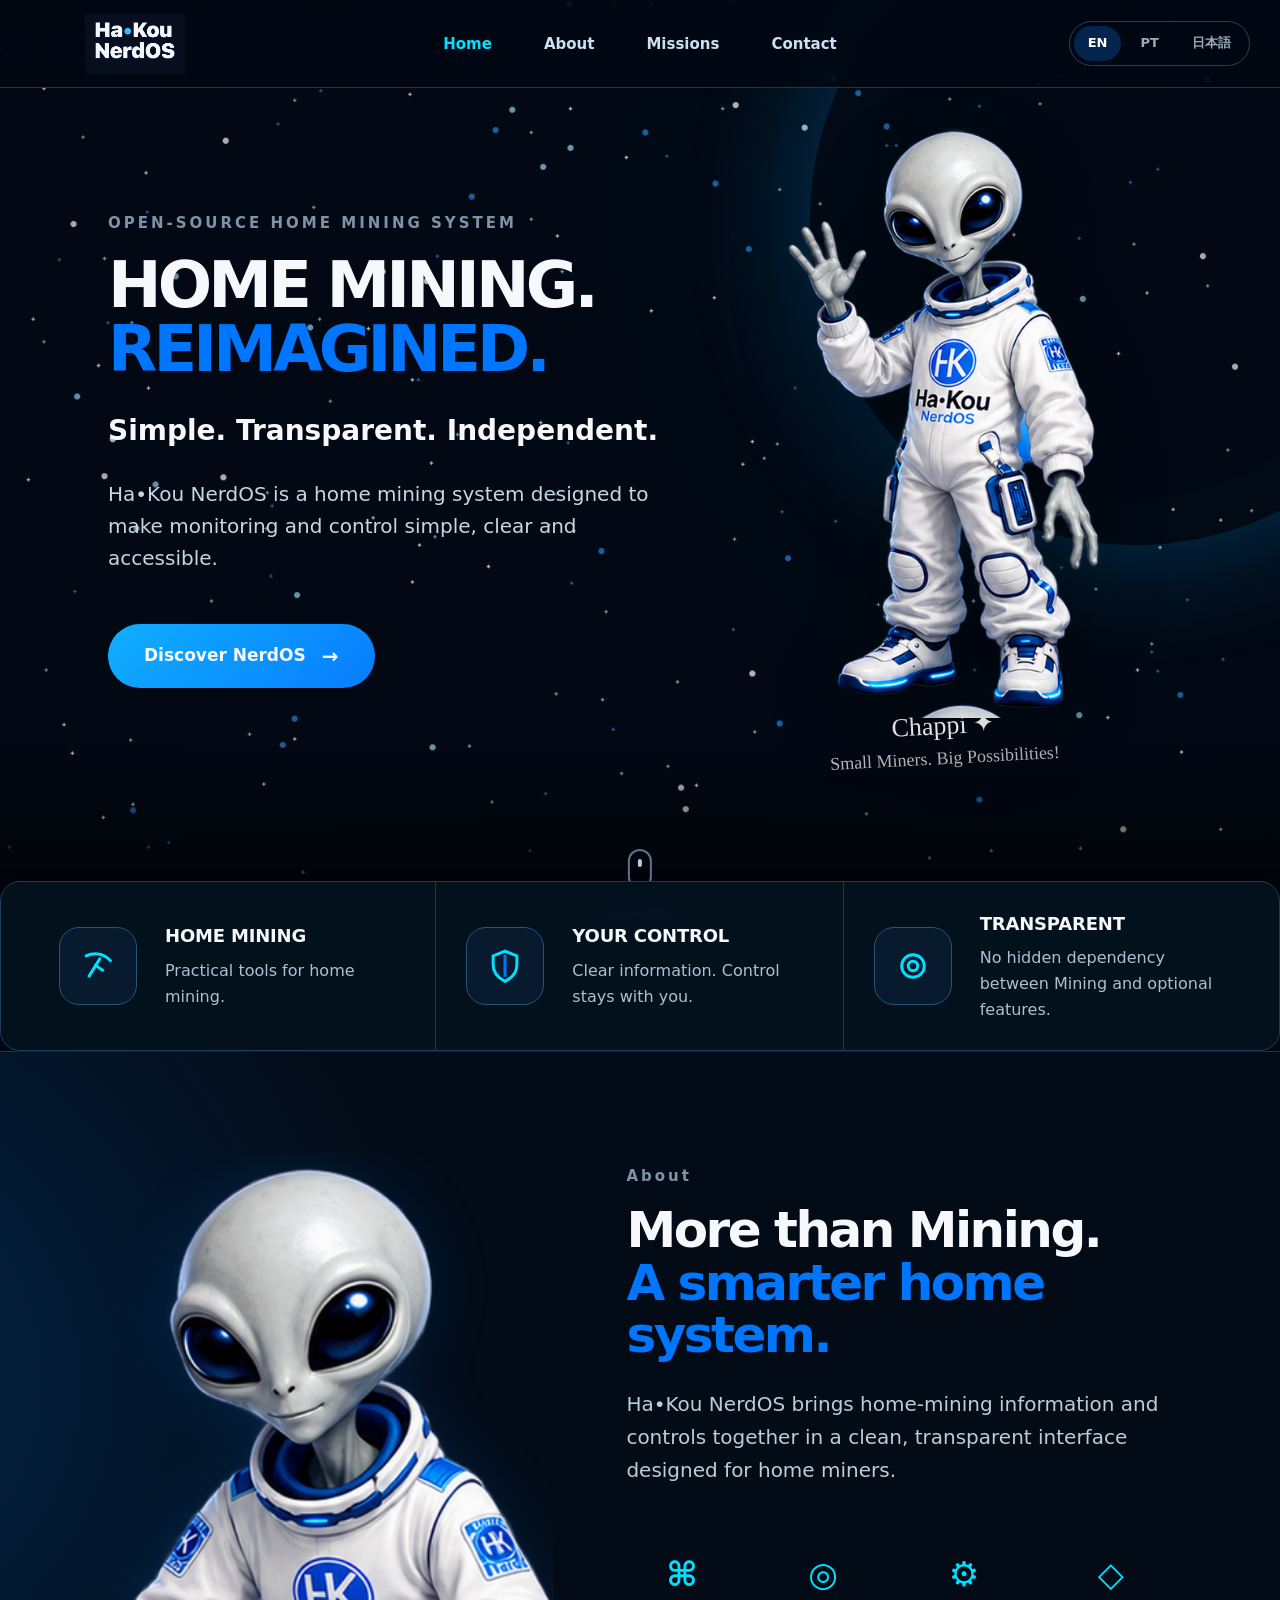
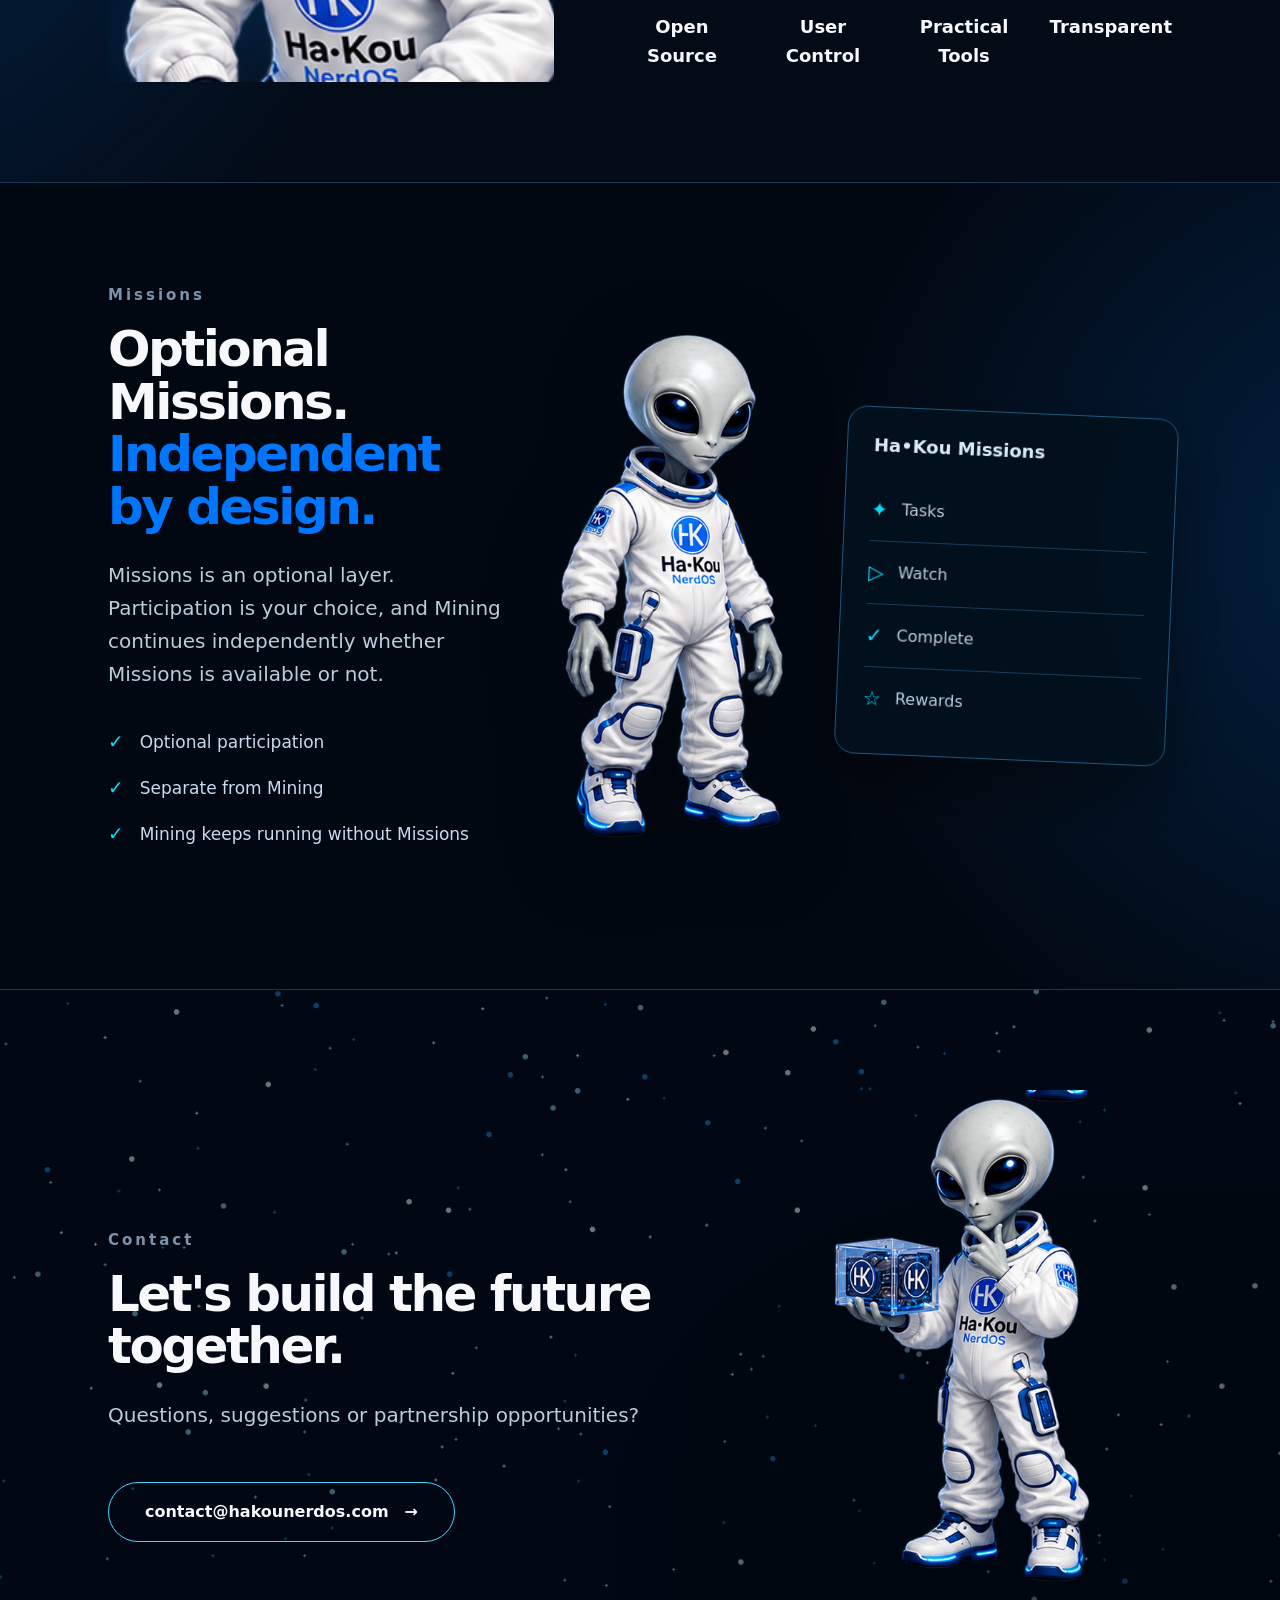
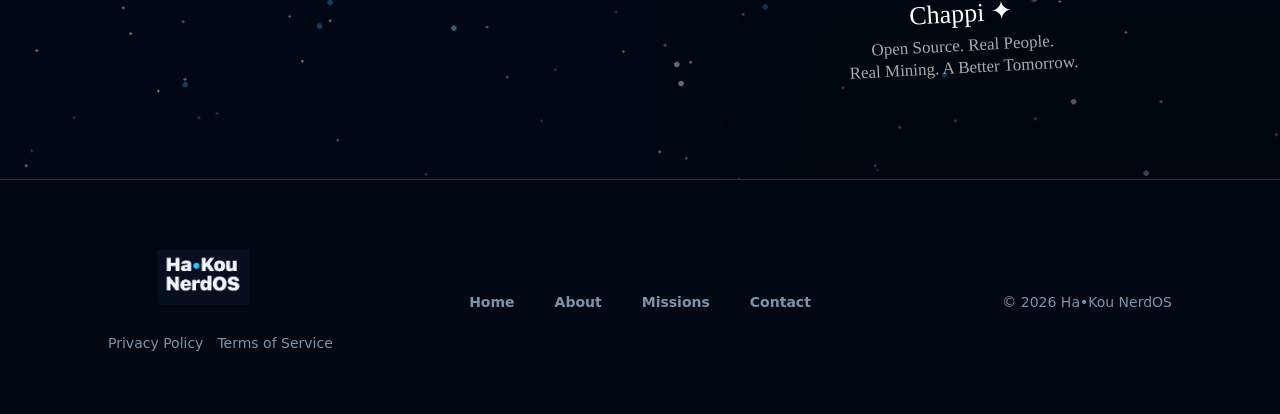
<file: index.html>
<!doctype html>
<html lang="en">
<head>
  <meta charset="utf-8">
  <meta name="viewport" content="width=device-width,initial-scale=1">
  <title>Ha•Kou NerdOS</title>
  <meta name="description" content="Ha•Kou NerdOS — open-source home mining system.">
  <link rel="stylesheet" href="style.css">
</head>
<body>
<header class="site-header">
  <div class="header-inner">
    <a class="brand" href="#home"><img src="assets/logo.png" alt="Ha•Kou NerdOS"></a>
    <nav class="main-nav">
      <a class="active" href="#home" data-i18n="navHome">Home</a>
      <a href="#about" data-i18n="navAbout">About</a>
      <a href="#missions" data-i18n="navMissions">Missions</a>
      <a href="#contact" data-i18n="navContact">Contact</a>
    </nav>
    <div class="languages">
      <button class="active" data-lang="en">EN</button>
      <button data-lang="pt">PT</button>
      <button data-lang="ja">日本語</button>
    </div>

    <button class="mobile-menu-toggle" type="button"
            aria-label="Open menu" aria-expanded="false"
            aria-controls="mobile-menu">
      <span></span><span></span><span></span>
    </button>
  </div>

  <div class="mobile-menu" id="mobile-menu">
    <nav class="mobile-nav">
      <a href="#home" data-i18n="navHome">Home</a>
      <a href="#about" data-i18n="navAbout">About</a>
      <a href="#missions" data-i18n="navMissions">Missions</a>
      <a href="#contact" data-i18n="navContact">Contact</a>
    </nav>
    <div class="mobile-languages">
      <button class="active" data-lang="en">EN</button>
      <button data-lang="pt">PT</button>
      <button data-lang="ja">日本語</button>
    </div>
  </div>
</header>

<main>
<section id="home" class="hero">
  <div class="hero-bg-elements">
    <div class="stars"></div>
    <div class="earth"></div>
    <div class="lunar-ground"></div>
  </div>

  <div class="container hero-wrapper">
    <div class="hero-copy">
      <p class="eyebrow" data-i18n="heroEyebrow">OPEN-SOURCE HOME MINING SYSTEM</p>
      <h1><span data-i18n="heroLine1">HOME MINING.</span><br><strong data-i18n="heroLine2">REIMAGINED.</strong></h1>
      <h2 data-i18n="heroTagline">Simple. Transparent. Independent.</h2>
      <p class="hero-text" data-i18n="heroDescription">Ha•Kou NerdOS is a home mining system designed to make monitoring and control simple, clear and accessible.</p>
      <a class="btn primary-btn" href="#about"><span data-i18n="discover">Discover NerdOS</span><span class="arrow">→</span></a>
    </div>

    <div class="hero-character">
      <div class="mascot-wrapper hero-mascot">
        <img class="chappi-main mascot-img" src="assets/chappi-1.png" alt="Chappi">
        <div class="mascot-caption">
          <span class="name">Chappi <span class="paw">✦</span></span>
          <span class="subtext" data-i18n="signature">Small Miners. Big Possibilities!</span>
        </div>
      </div>
    </div>
  </div>

  <a class="scroll-down" href="#features">
    <span class="scroll-icon"></span>
    <span data-i18n="scrollDown">Scroll Down</span>
  </a>
</section>

<section id="features" class="feature-strip">
  <div class="container feature-strip-inner">
    <article>
      <span class="icon-wrap"><img src="assets/mining.svg" alt=""></span>
      <div><h3 data-i18n="f1Title">HOME MINING</h3><p data-i18n="f1Text">Practical tools for home mining.</p></div>
    </article>
    <article>
      <span class="icon-wrap"><img src="assets/control.svg" alt=""></span>
      <div><h3 data-i18n="f2Title">YOUR CONTROL</h3><p data-i18n="f2Text">Clear information. Control stays with you.</p></div>
    </article>
    <article>
      <span class="icon-wrap"><img src="assets/transparent.svg" alt=""></span>
      <div><h3 data-i18n="f3Title">TRANSPARENT</h3><p data-i18n="f3Text">No hidden dependency between Mining and optional features.</p></div>
    </article>
  </div>
</section>

<section id="about" class="section about-section">
  <div class="container section-grid section-grid--about">
    <div class="section-media about-media">
      <img class="about-chappi" src="assets/chappi-about.png" alt="Chappi">
    </div>

    <div class="section-copy about-copy">
      <p class="section-label" data-i18n="navAbout">ABOUT</p>
      <h2><span data-i18n="aboutTitle1">More than Mining.</span><br><em data-i18n="aboutTitle2">A smarter home system.</em></h2>
      <p data-i18n="aboutText">Ha•Kou NerdOS brings home-mining information and controls together in a clean, transparent interface designed for home miners.</p>

      <div class="grid-principles principles">
        <div><span class="icon">⌘</span><span data-i18n="p1">Open Source</span></div>
        <div><span class="icon">◎</span><span data-i18n="p2">User Control</span></div>
        <div><span class="icon">⚙</span><span data-i18n="p3">Practical Tools</span></div>
        <div><span class="icon">◇</span><span data-i18n="p4">Transparent</span></div>
      </div>
    </div>
  </div>
</section>

<section id="missions" class="section missions-section">
  <div class="container missions-layout">
    <div class="section-copy missions-copy">
      <p class="section-label" data-i18n="navMissions">MISSIONS</p>
      <h2><span data-i18n="missionsTitle1">Optional Missions.</span><br><em data-i18n="missionsTitle2">Independent by design.</em></h2>
      <p data-i18n="missionsText">Missions is an optional layer. Participation is your choice, and Mining continues independently whether Missions is available or not.</p>

      <ul class="check-list">
        <li data-i18n="m1">Optional participation</li>
        <li data-i18n="m2">Separate from Mining</li>
        <li data-i18n="m3">Mining keeps running without Missions</li>
      </ul>
    </div>

    <div class="mascot-wrapper missions-mascot">
      <img class="missions-device mascot-img" src="assets/chappi-3.png" alt="Chappi">
    </div>

    <div class="missions-screen">
      <h3>Ha•Kou Missions</h3>
      <div><b>✦</b><span data-i18n="task">Tasks</span></div>
      <div><b>▷</b><span data-i18n="watch">Watch</span></div>
      <div><b>✓</b><span data-i18n="complete">Complete</span></div>
      <div><b>☆</b><span data-i18n="reward">Rewards</span></div>
    </div>
  </div>
</section>

<section id="contact" class="section contact-section">
  <div class="section-bg-elements"><div class="stars"></div><div class="radio-dish"></div></div>

  <div class="container contact-layout">
    <div class="section-copy contact-copy">
      <p class="section-label" data-i18n="navContact">CONTACT</p>
      <h2 data-i18n="contactTitle">Let's build the future together.</h2>
      <p data-i18n="contactText">Questions, suggestions or partnership opportunities?</p>
      <a class="btn secondary-btn" href="mailto:contact@hakounerdos.com">contact@hakounerdos.com <span class="arrow">→</span></a>
    </div>

    <div class="mascot-wrapper contact-mascot">
      <img class="mascot-img contact-chappi" src="assets/chappi-4.png" alt="Chappi">
      <div class="mascot-caption">
        <span class="name">Chappi <span class="paw">✦</span></span>
        <span class="subtext contact-sub">Open Source. Real People.<br>Real Mining. A Better Tomorrow.</span>
      </div>
    </div>
  </div>
</section>
</main>

<footer class="footer">
  <div class="container footer-inner">
    <div class="footer-brand-links">
      <a class="footer-brand" href="#home"><img src="assets/logo.png" alt="Ha•Kou NerdOS"></a>
      <div class="footer-extra-links"><a href="privacy.html" data-i18n="privacy">Privacy Policy</a><a href="terms.html" data-i18n="terms">Terms of Service</a></div>
    </div>
    <div class="footer-middle">
      <nav class="footer-nav"><a href="#home">Home</a><a href="#about">About</a><a href="#missions">Missions</a><a href="#contact">Contact</a></nav>
    </div>
    <div class="footer-right">© 2026 Ha•Kou NerdOS</div>
  </div>
</footer>

<script src="script.js"></script>
</body>
</html>
</file>
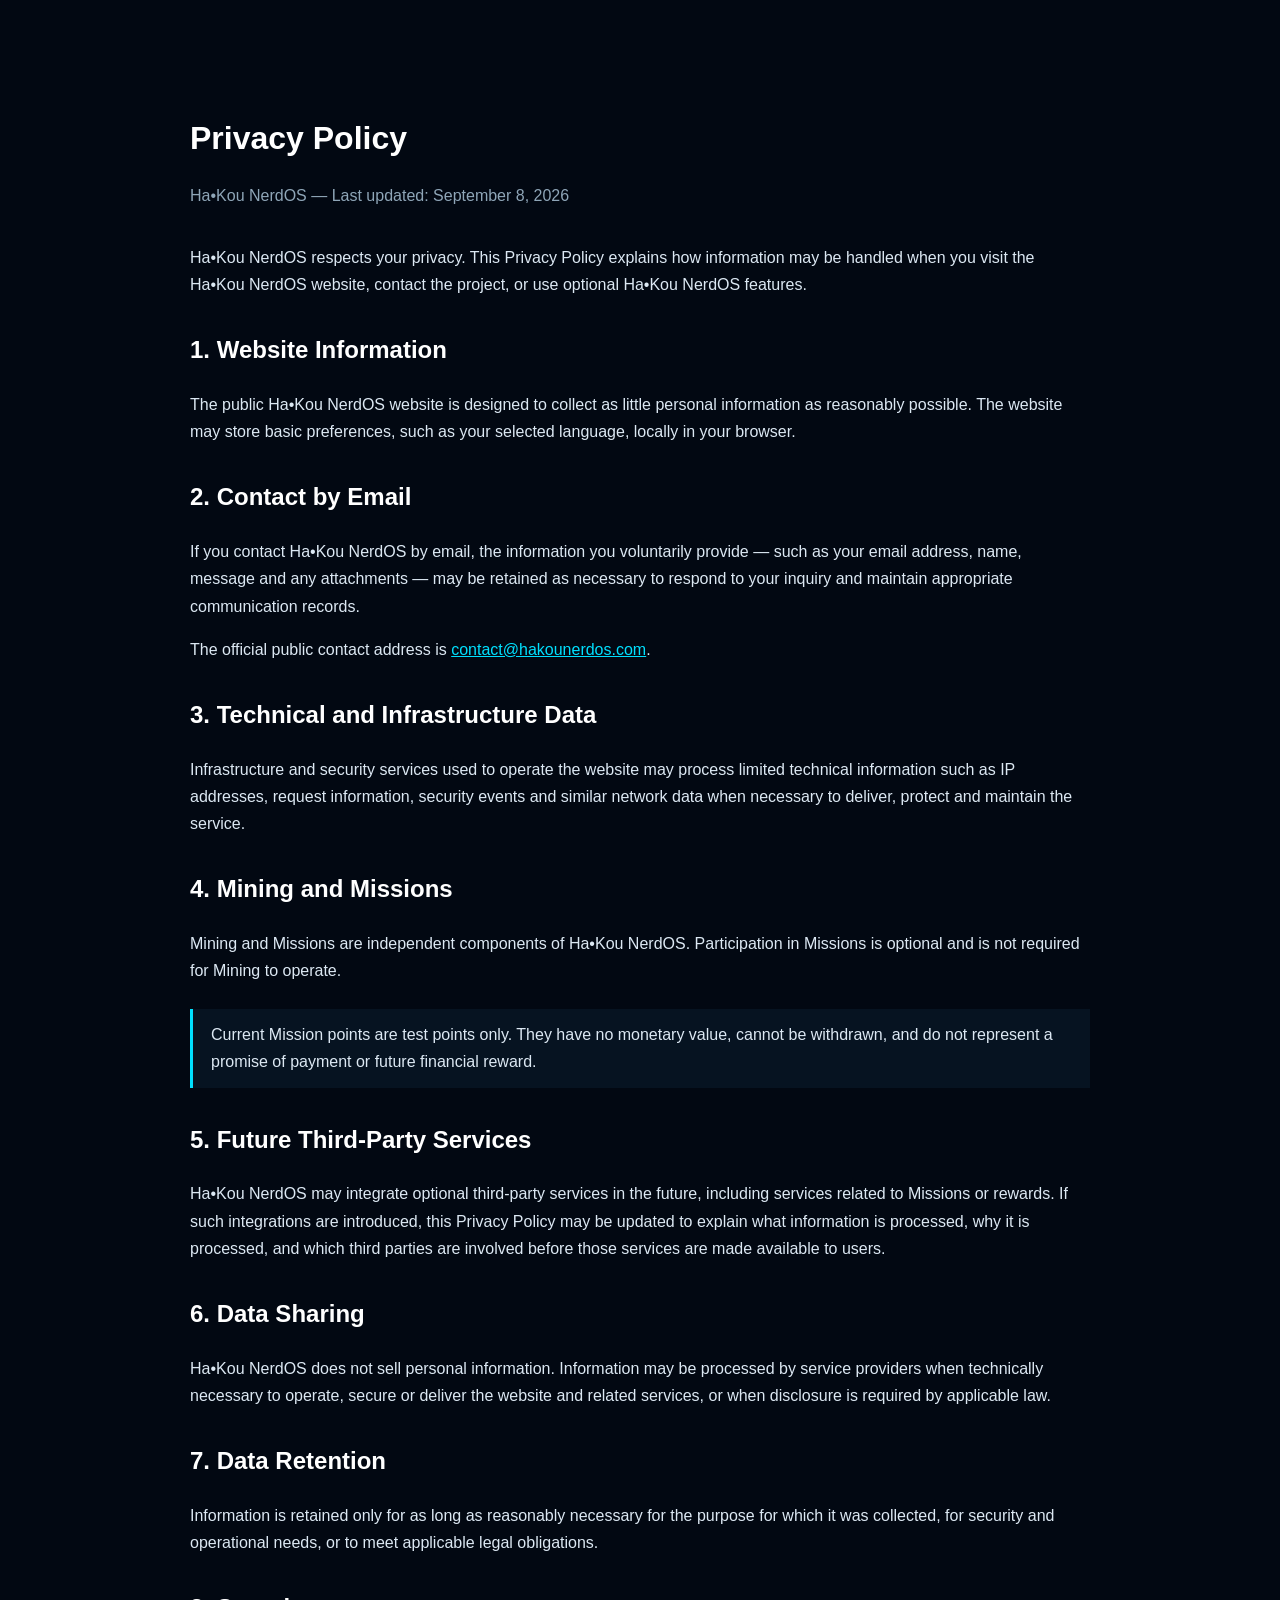
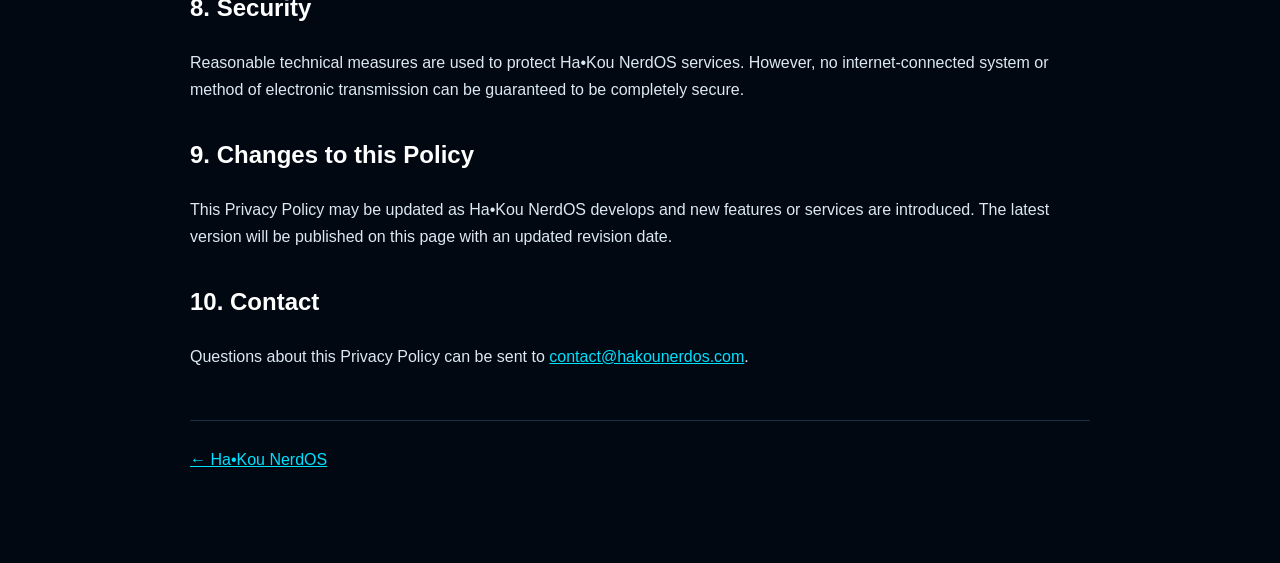
<file: privacy.html>
<!doctype html>
<html lang="en">
<head>
<meta charset="utf-8">
<meta name="viewport" content="width=device-width, initial-scale=1">
<title>Privacy Policy — Ha•Kou NerdOS</title>

<style>
body{
    font:16px "Segoe UI",Arial,sans-serif;
    background:#020812;
    color:#dce8f3;
    max-width:900px;
    margin:60px auto;
    padding:30px;
    line-height:1.7;
}
h1,h2{color:#ffffff}
h1{margin-bottom:8px}
h2{margin-top:32px}
a{color:#00e0ff}
.meta{color:#8fa6b8;margin-bottom:35px}
.notice{
    border-left:3px solid #00e0ff;
    padding:12px 18px;
    background:#061321;
    margin:25px 0;
}
footer{
    margin-top:50px;
    padding-top:25px;
    border-top:1px solid #183044;
    color:#8fa6b8;
}
</style>
</head>

<body>

<h1>Privacy Policy</h1>
<p class="meta">Ha•Kou NerdOS — Last updated: September 8, 2026</p>

<p>
Ha•Kou NerdOS respects your privacy. This Privacy Policy explains how
information may be handled when you visit the Ha•Kou NerdOS website,
contact the project, or use optional Ha•Kou NerdOS features.
</p>

<h2>1. Website Information</h2>

<p>
The public Ha•Kou NerdOS website is designed to collect as little personal
information as reasonably possible. The website may store basic preferences,
such as your selected language, locally in your browser.
</p>

<h2>2. Contact by Email</h2>

<p>
If you contact Ha•Kou NerdOS by email, the information you voluntarily
provide — such as your email address, name, message and any attachments —
may be retained as necessary to respond to your inquiry and maintain
appropriate communication records.
</p>

<p>
The official public contact address is
<a href="mailto:contact@hakounerdos.com">contact@hakounerdos.com</a>.
</p>

<h2>3. Technical and Infrastructure Data</h2>

<p>
Infrastructure and security services used to operate the website may process
limited technical information such as IP addresses, request information,
security events and similar network data when necessary to deliver, protect
and maintain the service.
</p>

<h2>4. Mining and Missions</h2>

<p>
Mining and Missions are independent components of Ha•Kou NerdOS.
Participation in Missions is optional and is not required for Mining to
operate.
</p>

<div class="notice">
Current Mission points are test points only. They have no monetary value,
cannot be withdrawn, and do not represent a promise of payment or future
financial reward.
</div>

<h2>5. Future Third-Party Services</h2>

<p>
Ha•Kou NerdOS may integrate optional third-party services in the future,
including services related to Missions or rewards. If such integrations are
introduced, this Privacy Policy may be updated to explain what information
is processed, why it is processed, and which third parties are involved
before those services are made available to users.
</p>

<h2>6. Data Sharing</h2>

<p>
Ha•Kou NerdOS does not sell personal information. Information may be
processed by service providers when technically necessary to operate,
secure or deliver the website and related services, or when disclosure is
required by applicable law.
</p>

<h2>7. Data Retention</h2>

<p>
Information is retained only for as long as reasonably necessary for the
purpose for which it was collected, for security and operational needs, or
to meet applicable legal obligations.
</p>

<h2>8. Security</h2>

<p>
Reasonable technical measures are used to protect Ha•Kou NerdOS services.
However, no internet-connected system or method of electronic transmission
can be guaranteed to be completely secure.
</p>

<h2>9. Changes to this Policy</h2>

<p>
This Privacy Policy may be updated as Ha•Kou NerdOS develops and new
features or services are introduced. The latest version will be published
on this page with an updated revision date.
</p>

<h2>10. Contact</h2>

<p>
Questions about this Privacy Policy can be sent to
<a href="mailto:contact@hakounerdos.com">contact@hakounerdos.com</a>.
</p>

<footer>
<a href="index.html">← Ha•Kou NerdOS</a>
</footer>

</body>
</html>
</file>
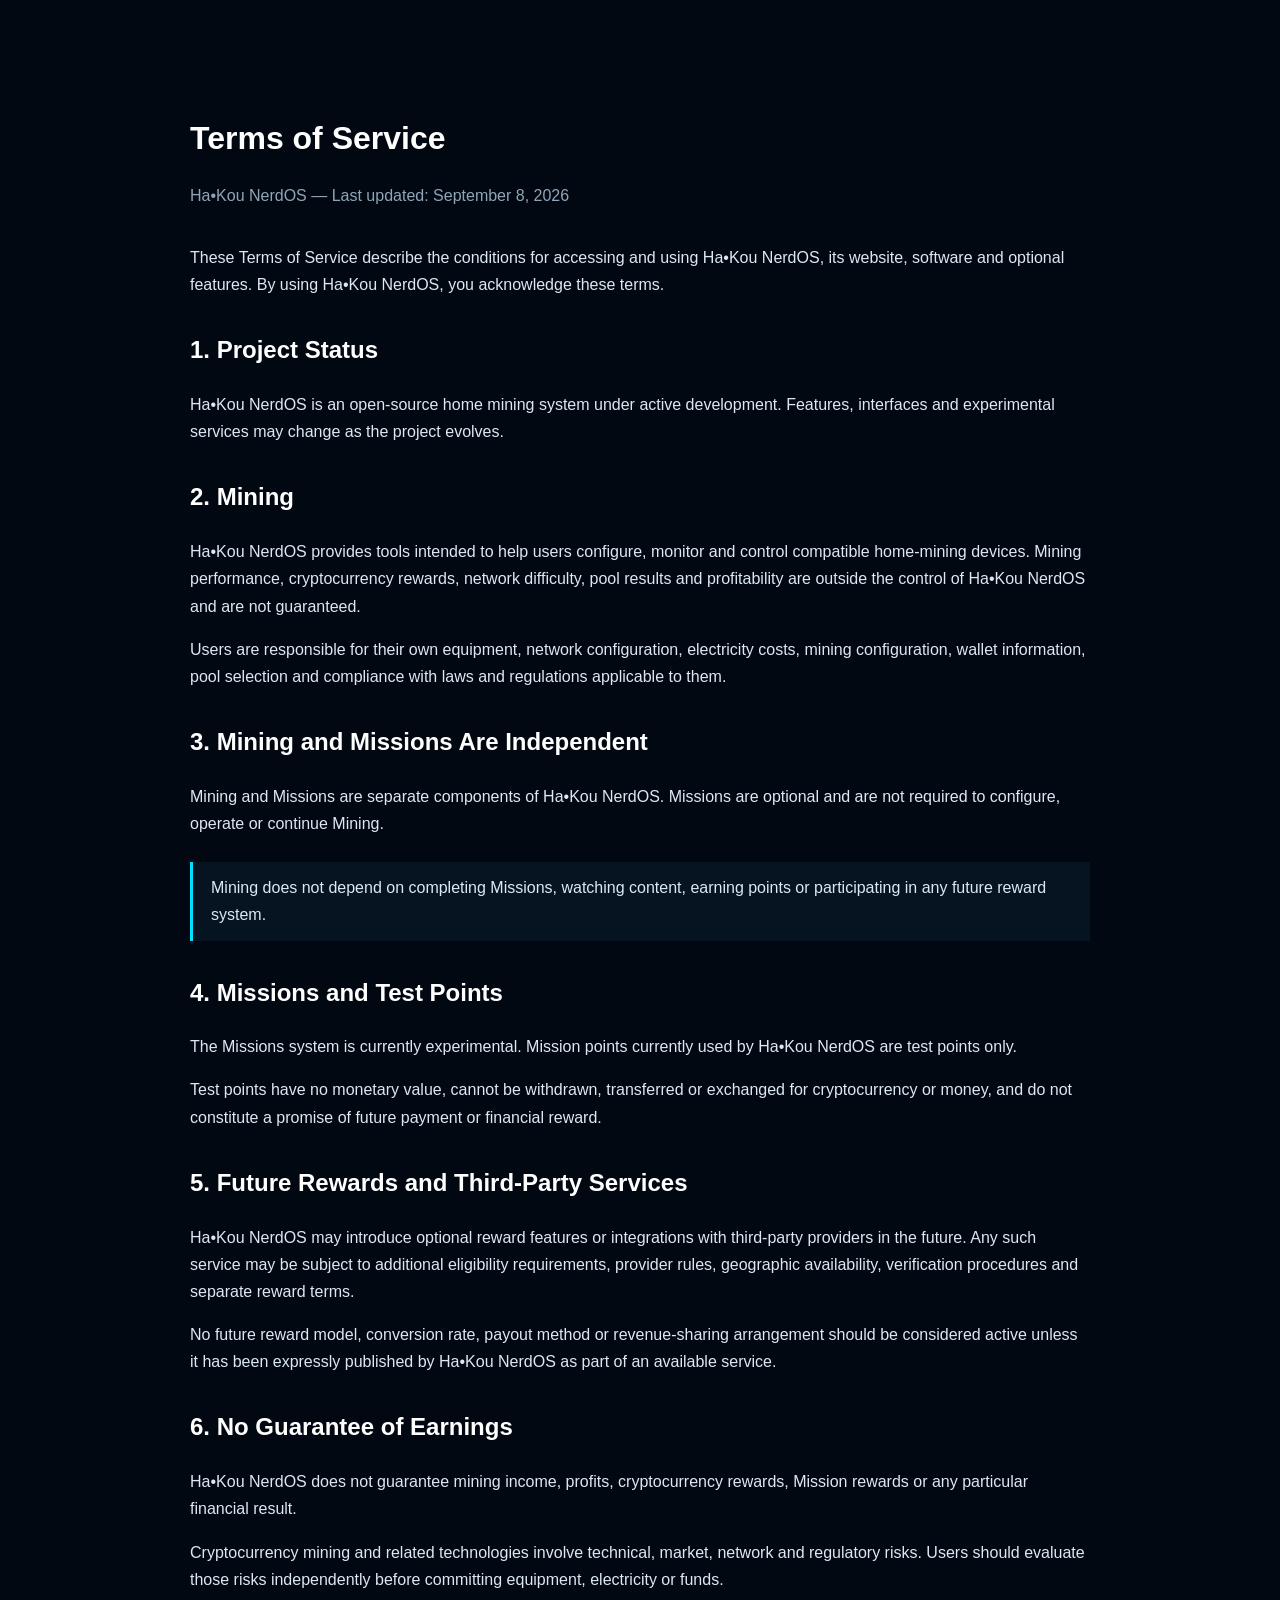
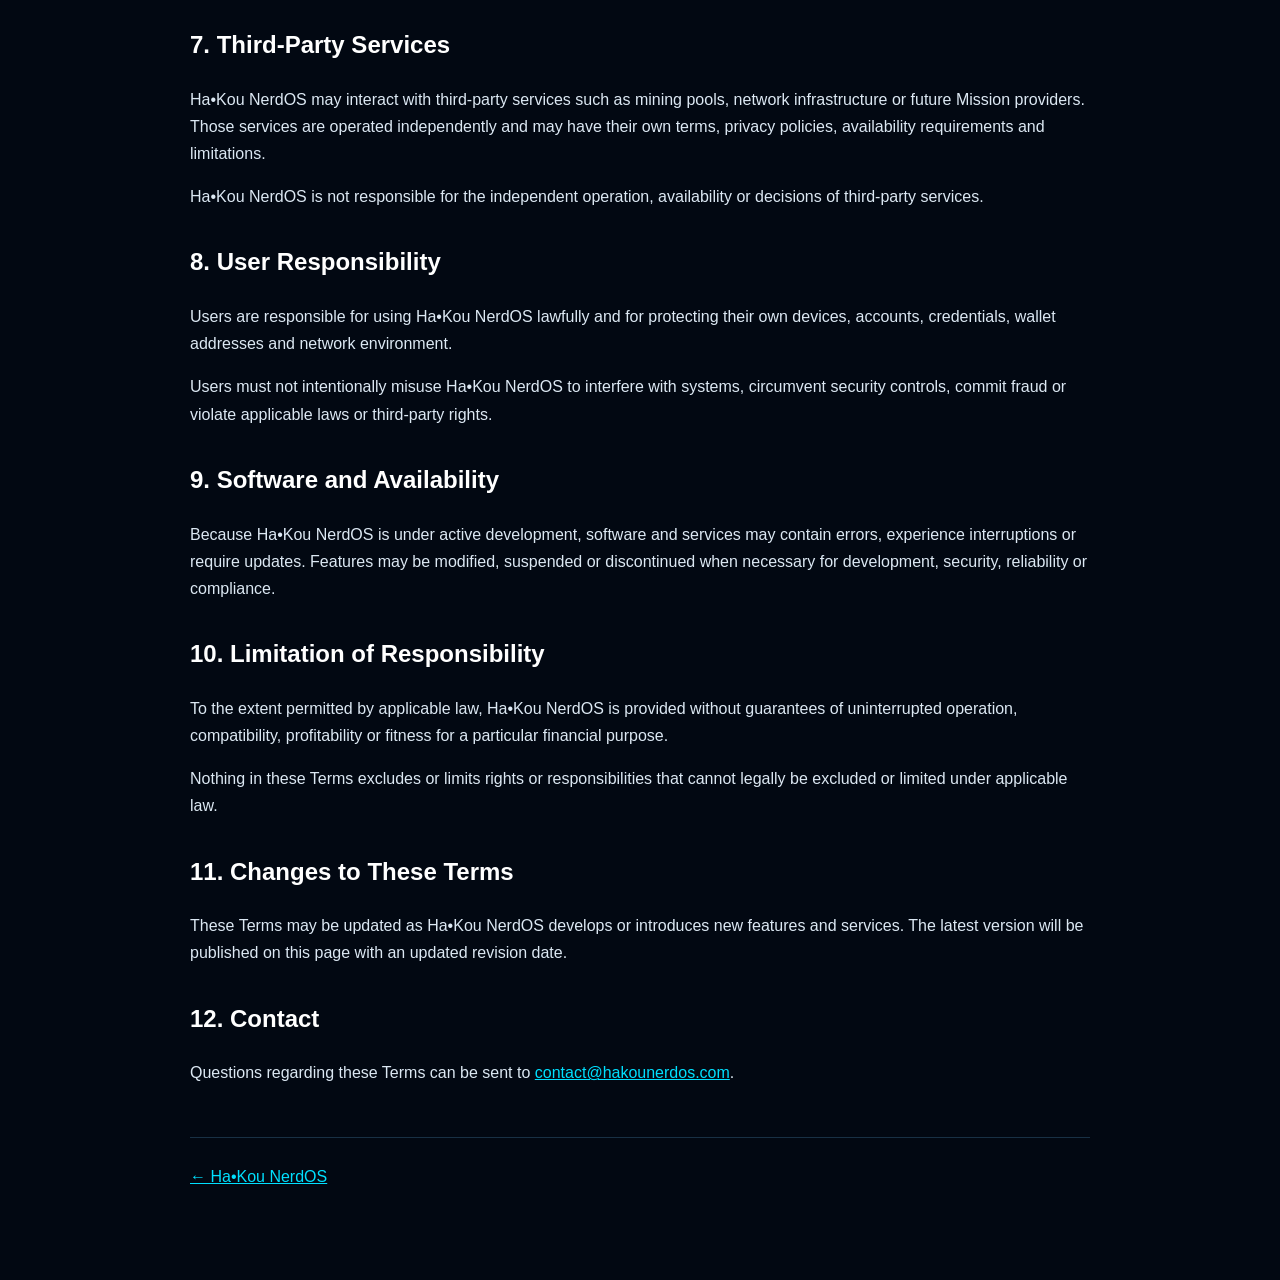
<file: terms.html>
<!doctype html>
<html lang="en">
<head>
<meta charset="utf-8">
<meta name="viewport" content="width=device-width, initial-scale=1">
<title>Terms of Service — Ha•Kou NerdOS</title>

<style>
body{
    font:16px "Segoe UI",Arial,sans-serif;
    background:#020812;
    color:#dce8f3;
    max-width:900px;
    margin:60px auto;
    padding:30px;
    line-height:1.7;
}
h1,h2{color:#ffffff}
h1{margin-bottom:8px}
h2{margin-top:32px}
a{color:#00e0ff}
.meta{color:#8fa6b8;margin-bottom:35px}
.notice{
    border-left:3px solid #00e0ff;
    padding:12px 18px;
    background:#061321;
    margin:25px 0;
}
footer{
    margin-top:50px;
    padding-top:25px;
    border-top:1px solid #183044;
    color:#8fa6b8;
}
</style>
</head>

<body>

<h1>Terms of Service</h1>
<p class="meta">Ha•Kou NerdOS — Last updated: September 8, 2026</p>

<p>
These Terms of Service describe the conditions for accessing and using
Ha•Kou NerdOS, its website, software and optional features. By using
Ha•Kou NerdOS, you acknowledge these terms.
</p>

<h2>1. Project Status</h2>

<p>
Ha•Kou NerdOS is an open-source home mining system under active development.
Features, interfaces and experimental services may change as the project
evolves.
</p>

<h2>2. Mining</h2>

<p>
Ha•Kou NerdOS provides tools intended to help users configure, monitor and
control compatible home-mining devices. Mining performance, cryptocurrency
rewards, network difficulty, pool results and profitability are outside the
control of Ha•Kou NerdOS and are not guaranteed.
</p>

<p>
Users are responsible for their own equipment, network configuration,
electricity costs, mining configuration, wallet information, pool selection
and compliance with laws and regulations applicable to them.
</p>

<h2>3. Mining and Missions Are Independent</h2>

<p>
Mining and Missions are separate components of Ha•Kou NerdOS. Missions are
optional and are not required to configure, operate or continue Mining.
</p>

<div class="notice">
Mining does not depend on completing Missions, watching content, earning
points or participating in any future reward system.
</div>

<h2>4. Missions and Test Points</h2>

<p>
The Missions system is currently experimental. Mission points currently
used by Ha•Kou NerdOS are test points only.
</p>

<p>
Test points have no monetary value, cannot be withdrawn, transferred or
exchanged for cryptocurrency or money, and do not constitute a promise of
future payment or financial reward.
</p>

<h2>5. Future Rewards and Third-Party Services</h2>

<p>
Ha•Kou NerdOS may introduce optional reward features or integrations with
third-party providers in the future. Any such service may be subject to
additional eligibility requirements, provider rules, geographic
availability, verification procedures and separate reward terms.
</p>

<p>
No future reward model, conversion rate, payout method or revenue-sharing
arrangement should be considered active unless it has been expressly
published by Ha•Kou NerdOS as part of an available service.
</p>

<h2>6. No Guarantee of Earnings</h2>

<p>
Ha•Kou NerdOS does not guarantee mining income, profits, cryptocurrency
rewards, Mission rewards or any particular financial result.
</p>

<p>
Cryptocurrency mining and related technologies involve technical, market,
network and regulatory risks. Users should evaluate those risks
independently before committing equipment, electricity or funds.
</p>

<h2>7. Third-Party Services</h2>

<p>
Ha•Kou NerdOS may interact with third-party services such as mining pools,
network infrastructure or future Mission providers. Those services are
operated independently and may have their own terms, privacy policies,
availability requirements and limitations.
</p>

<p>
Ha•Kou NerdOS is not responsible for the independent operation, availability
or decisions of third-party services.
</p>

<h2>8. User Responsibility</h2>

<p>
Users are responsible for using Ha•Kou NerdOS lawfully and for protecting
their own devices, accounts, credentials, wallet addresses and network
environment.
</p>

<p>
Users must not intentionally misuse Ha•Kou NerdOS to interfere with systems,
circumvent security controls, commit fraud or violate applicable laws or
third-party rights.
</p>

<h2>9. Software and Availability</h2>

<p>
Because Ha•Kou NerdOS is under active development, software and services may
contain errors, experience interruptions or require updates. Features may be
modified, suspended or discontinued when necessary for development,
security, reliability or compliance.
</p>

<h2>10. Limitation of Responsibility</h2>

<p>
To the extent permitted by applicable law, Ha•Kou NerdOS is provided without
guarantees of uninterrupted operation, compatibility, profitability or
fitness for a particular financial purpose.
</p>

<p>
Nothing in these Terms excludes or limits rights or responsibilities that
cannot legally be excluded or limited under applicable law.
</p>

<h2>11. Changes to These Terms</h2>

<p>
These Terms may be updated as Ha•Kou NerdOS develops or introduces new
features and services. The latest version will be published on this page
with an updated revision date.
</p>

<h2>12. Contact</h2>

<p>
Questions regarding these Terms can be sent to
<a href="mailto:contact@hakounerdos.com">contact@hakounerdos.com</a>.
</p>

<footer>
<a href="index.html">← Ha•Kou NerdOS</a>
</footer>

</body>
</html>
</file>
<file: style.css>
:root {
  --bg: #020812;
  --bg-section: #030b17;
  --text: #f6f8fb;
  --muted: #8ba0b3;
  --blue: #0076ff;
  --cyan: #00e0ff;
  --line: #1c3653;
  --max: 1600px;
  --max-container: 1400px;
  --head: 100px;
  --blue-grad: linear-gradient(135deg, #10afff, #087cff);
}

* {
  box-sizing: border-box;
}

html {
  scroll-behavior: smooth;
  scroll-padding-top: var(--head);
}

body {
  margin: 0;
  background: var(--bg);
  color: var(--text);
  font-family: 'Inter', system-ui, sans-serif;
  overflow-x: hidden;
  line-height: 1.6;
}

a {
  color: inherit;
  text-decoration: none;
  transition: all 0.2s ease;
}

button {
  font: inherit;
}

.container {
  width: 100%;
  max-width: var(--max-container);
  margin: auto;
  padding: 0 40px;
}

.grid-2 {
  display: grid;
  grid-template-columns: repeat(2, 1fr);
  align-items: center;
  gap: 60px;
}

.muted {
    color: var(--muted);
}

/* Site Header */
.site-header {
  position: fixed;
  z-index: 100;
  inset: 0 0 auto;
  height: var(--head);
  background: rgba(2, 8, 18, 0.85);
  backdrop-filter: blur(20px);
  border-bottom: 1px solid var(--line);
}

.header-inner {
  height: 100%;
  max-width: var(--max);
  margin: auto;
  padding: 0 30px;
  display: grid;
  grid-template-columns: 1fr auto 1fr;
  align-items: center;
}

.brand img {
  display: block;
  width: 210px;
  max-height: 60px;
  object-fit: contain;
}

.main-nav {
  display: flex;
  gap: 52px;
  font-weight: 700;
  font-size: 15px;
}

.main-nav a {
  padding: 10px 0;
  color: #cddff3;
}

.main-nav a:hover,
.main-nav a[href="#home"].active {
  color: var(--cyan);
}

.languages {
  justify-self: end;
  border: 1px solid #24425d;
  border-radius: 999px;
  padding: 4px;
}

.languages button {
  border: 0;
  background: transparent;
  color: #9cabba;
  padding: 7px 14px;
  border-radius: 999px;
  font-weight: 800;
  font-size: 13px;
  cursor: pointer;
  transition: all 0.2s ease;
}

.languages button.active,
.languages button:hover {
  background: rgba(8, 124, 255, 0.25);
  color: #ffffff;
}


/* Mobile navigation */
.mobile-menu-toggle,
.mobile-menu {
  display: none;
}

.mobile-menu-toggle {
  justify-self: end;
  width: 42px;
  height: 42px;
  padding: 9px;
  border: 1px solid #24425d;
  border-radius: 10px;
  background: rgba(5, 16, 29, 0.82);
  cursor: pointer;
}

.mobile-menu-toggle span {
  display: block;
  width: 100%;
  height: 2px;
  margin: 4px 0;
  border-radius: 2px;
  background: #dcecff;
  transition: transform .2s ease, opacity .2s ease;
}

.mobile-menu-toggle[aria-expanded="true"] span:nth-child(1) {
  transform: translateY(6px) rotate(45deg);
}
.mobile-menu-toggle[aria-expanded="true"] span:nth-child(2) {
  opacity: 0;
}
.mobile-menu-toggle[aria-expanded="true"] span:nth-child(3) {
  transform: translateY(-6px) rotate(-45deg);
}

.mobile-menu {
  position: absolute;
  top: 100%;
  left: 0;
  right: 0;
  padding: 14px 24px 18px;
  border-top: 1px solid rgba(71, 116, 153, .28);
  border-bottom: 1px solid rgba(71, 116, 153, .28);
  background: rgba(3, 7, 18, .97);
  backdrop-filter: blur(12px);
  box-shadow: 0 16px 34px rgba(0, 0, 0, .35);
}

.mobile-menu.open {
  display: block;
}

.mobile-nav {
  display: grid;
  gap: 2px;
}

.mobile-nav a {
  display: block;
  padding: 12px 4px;
  color: #d8e8f7;
  font-weight: 700;
  border-bottom: 1px solid rgba(71, 116, 153, .18);
}

.mobile-nav a:hover {
  color: var(--cyan);
}

.mobile-languages {
  display: flex;
  justify-content: center;
  gap: 8px;
  padding-top: 14px;
}

.mobile-languages button {
  border: 1px solid #24425d;
  background: transparent;
  color: #9cabba;
  padding: 7px 14px;
  border-radius: 999px;
  font-weight: 800;
  font-size: 13px;
  cursor: pointer;
}

.mobile-languages button.active,
.mobile-languages button:hover {
  background: rgba(8, 124, 255, .25);
  color: #fff;
}

/* Hero Section */
.hero {
  position: relative;
  min-height: 100vh;
  padding-top: calc(var(--head) + 60px);
  padding-bottom: 160px;
  overflow: hidden;
}

.hero-bg-elements,
.section-bg-elements {
  position: absolute;
  inset: 0;
  z-index: 0;
}

.stars {
  position: absolute;
  inset: 0;
  background: url('assets/stars.png') center/cover;
}

.earth {
  position: absolute;
  z-index: 1;
  width: 1000px;
  height: 1000px;
  right: -250px;
  top: -200px;
  background: url('https://assets.science.nasa.gov/dynamicimage/assets/science/psd/solar/2023/09/3/324350main_11_full-1.jpg?crop=faces%2Cfocalpoint&fit=clip&h=1410&w=1880') center/cover no-repeat;
  filter: drop-shadow(0 0 100px rgba(0, 166, 255, 0.4));
}

.lunar-ground {
  position: absolute;
  z-index: 3;
  left: 0;
  right: 0;
  bottom: 0;
  height: 250px;
  background: linear-gradient(180deg, rgba(2,8,18,0) 0%, rgba(2,8,18,.22) 30%, rgba(2,8,18,.88) 100%), url('https://assets.science.nasa.gov/dynamicimage/assets/science/psd/lunar-science/2023/09/s2-1280.jpg?crop=faces%2Cfocalpoint&fit=clip&h=720&w=1280') center 62%/cover no-repeat;
}

.hero-inner {
  position: relative;
  z-index: 5;
  grid-template-columns: 55% 45%;
}

.eyebrow,
.section-label {
  margin: 0 0 16px;
  font-size: 15px;
  letter-spacing: 0.2em;
  font-weight: 900;
  color: #7d93aa;
}

.hero h1 {
  margin: 18px 0 28px;
  font-size: 78px;
  line-height: 1;
  letter-spacing: -0.06em;
  font-weight: 900;
}

.hero h1 strong {
  color: var(--blue);
}

.hero h2 {
  margin: 0 0 24px;
  font-size: 32px;
  font-weight: 700;
}

.hero-text {
  max-width: 680px;
  color: #c9d5e2;
  font-size: 20px;
}

.btn {
  display: inline-flex;
  align-items: center;
  gap: 16px;
  margin-top: 30px;
  padding: 16px 36px;
  border-radius: 999px;
  font-weight: 900;
  font-size: 17px;
  transition: all 0.2s ease;
}

.primary-btn {
  background: var(--blue-grad);
  border: 0;
}

.primary-btn .arrow {
  font-size: 20px;
}

.btn:hover {
  transform: translateY(-3px);
  filter: brightness(1.1);
}

.hero-character {
  position: relative;
  height: 100%;
  display: flex;
  align-items: center;
  justify-content: center;
}

.chappi-main {
  width: auto;
  height: min(850px, 85vh);
  max-width: 100%;
  object-fit: contain;
  filter: drop-shadow(0 25px 35px rgba(0,0,0,0.4));
}

.signature {
  position: absolute;
  z-index: 6;
  right: -60px;
  top: 50%;
  font-family: 'Segoe Script', cursive;
  font-size: 26px;
  color: white;
  text-shadow: 0 2px 8px rgba(0,0,0,0.6);
  line-height: 1.2;
}

.signature .paw {
  color: #fff;
  font-size: 1.3em;
  vertical-align: middle;
}

.sub-signature {
  font-size: 20px;
  color: rgba(255, 255, 255, 0.7);
  margin-top: 6px;
}

.scroll-down {
  position: absolute;
  z-index: 8;
  bottom: 24px;
  left: 50%;
  transform: translateX(-50%);
  display: flex;
  flex-direction: column;
  align-items: center;
  gap: 12px;
  color: #bacddf;
}

.scroll-icon {
  width: 24px;
  height: 40px;
  border: 2px solid #5a7490;
  border-radius: 999px;
  position: relative;
}

.scroll-icon::after {
  content: '';
  position: absolute;
  top: 8px;
  left: 50%;
  transform: translateX(-50%);
  width: 4px;
  height: 8px;
  background: #bacddf;
  border-radius: 999px;
  animation: scroll-dot 1.5s ease-out infinite;
}

@keyframes scroll-dot {
  0% { transform: translate(-50%, 0); opacity: 0.8; }
  100% { transform: translate(-50%, 15px); opacity: 0.1; }
}

/* Feature Strip */
.feature-strip {
  position: relative;
  z-index: 10;
  margin-top: -80px;
  margin-bottom: 80px;
}

.feature-strip-inner {
    display: grid;
    grid-template-columns: repeat(3, 1fr);
    border: 1px solid #1c3d5e;
    border-radius: 20px;
    overflow: hidden;
    background: rgba(4, 18, 31, 0.96);
    backdrop-filter: blur(10px);
}

.feature-strip article {
  display: flex;
  align-items: center;
  gap: 28px;
  padding: 34px 40px;
  border-right: 1px solid #173b57;
}

.feature-strip article:last-child {
  border: 0;
}

.icon-wrap {
  width: 78px;
  height: 78px;
  flex: 0 0 78px;
  border: 1px solid #28547b;
  border-radius: 20px;
  background: #081a2d;
  display: grid;
  place-items: center;
}

.icon-wrap img {
    width: 38px;
    height: 38px;
}

.feature-strip h3 {
  margin: 0 0 7px;
  font-size: 18px;
  font-weight: 800;
  letter-spacing: -0.01em;
}

.feature-strip p {
  margin: 0;
  color: #afbfd1;
  font-size: 16px;
}

/* Common Section */
.section {
  position: relative;
  min-height: 800px;
  background: var(--bg-section);
  border-top: 1px solid var(--line);
  padding: 140px 0;
  overflow: hidden;
}

.section h2 {
  font-size: 60px;
  line-height: 1.05;
  letter-spacing: -0.05em;
  font-weight: 900;
  margin: 0 0 26px;
}

.section h2 em {
  font-style: normal;
  color: var(--blue);
}

.section-copy > p:not(.section-label) {
  max-width: 780px;
  color: #bacdda;
  font-size: 20px;
  line-height: 1.65;
}

.grid-principles {
    display: grid;
    grid-template-columns: repeat(4, 1fr);
    gap: 30px;
    margin-top: 60px;
}

.grid-principles div {
    text-align: center;
}

.grid-principles div .icon {
    display: block;
    color: var(--cyan);
    font-size: 34px;
    margin-bottom: 12px;
}

.principles span {
  font-weight: 700;
  font-size: 18px;
}

.opacity-low {
    opacity: 0.3;
}

/* About Section */
.about-section {
    background: radial-gradient(circle at -15% 45%, rgba(0, 136, 255, 0.22), transparent 40%), var(--bg-section);
}

.about-chappi-wrap {
    position: absolute;
    left: -80px;
    top: 50%;
    transform: translateY(-50%);
    width: 50%;
    height: 100%;
    display: flex;
    align-items: center;
    justify-content: flex-end;
}

.about-chappi {
    height: min(750px, 85%);
    width: auto;
    object-fit: contain;
    filter: drop-shadow(0 0 30px rgba(0, 140, 255, 0.15));
}

.about-copy {
    padding-left: 50px;
}

/* Missions Section */
.missions-section {
    background: radial-gradient(circle at 110% 45%, rgba(0, 136, 255, 0.2), transparent 40%), var(--bg);
}

.missions-visual-wrap {
    position: absolute;
    right: -120px;
    top: 50%;
    transform: translateY(-50%);
    width: 60%;
    height: 100%;
    display: flex;
    align-items: center;
    justify-content: flex-start;
}

.missions-device {
    height: min(780px, 85%);
    width: auto;
    object-fit: contain;
    filter: drop-shadow(0 20px 40px rgba(0,0,0,0.3));
}

.missions-copy {
    padding-right: 60px;
}

.check-list {
  list-style: none;
  padding: 0;
  margin: 36px 0 40px;
}

.check-list li {
  margin: 16px 0;
  color: #cadbee;
  font-size: 19px;
  display: flex;
  align-items: center;
  gap: 16px;
}

.check-list li::before {
  content: '✓';
  color: var(--cyan);
  font-weight: 900;
  font-size: 1.1em;
}

/* Contact Section */
.contact-section {
  background: var(--bg);
  padding: 160px 0;
}

.contact-section .stars {
    opacity: 0.6;
}

.radio-dish {
  position: absolute;
  right: -100px;
  bottom: -60px;
  width: 650px;
  height: 650px;
  background: linear-gradient(rgba(2,8,18,.18),rgba(2,8,18,.58)), url('https://assets.science.nasa.gov/dynamicimage/assets/science/psd/mars/downloadable_items/3/9/39262_spacecraft-antenna-goldstone-deep-space-complex-pia17792.jpg?crop=faces%2Cfocalpoint&fit=clip&h=3456&w=5184') center/cover no-repeat;
  opacity: 0.4;
}

.contact-copy {
  padding-right: 60px;
}

.secondary-btn {
  background: transparent;
  border: 1px solid #45d7ff;
  font-size: 16px;
}

.secondary-btn:hover {
    background: rgba(0, 224, 255, 0.1);
}

.right-align-sig {
    right: auto;
    left: auto;
    top: auto;
    transform: none;
    position: relative;
    text-align: right;
    display: block;
    margin-top: 100px;
}

/* Footer */
.footer {
  background: var(--bg);
  border-top: 1px solid var(--line);
  padding: 70px 0 60px;
  color: #7d93aa;
  font-size: 14px;
}

.footer-inner {
    display: grid;
    grid-template-columns: repeat(3, 1fr);
    align-items: center;
    gap: 30px;
}

.footer-brand-links {
    display: flex;
    flex-direction: column;
    gap: 20px;
}

.footer-brand img {
  width: 190px;
  max-height: 55px;
  object-fit: contain;
}

.footer-extra-links {
  display: flex;
  gap: 14px;
}

.footer-extra-links a:hover {
    color: #ffffff;
}

.footer-middle {
    text-align: center;
}

.footer-nav {
  display: flex;
  gap: 40px;
  font-weight: 700;
  justify-content: center;
}

.footer-nav a:hover {
  color: var(--blue);
}

.footer-right {
    text-align: right;
}

/* Media Queries for Responsiveness */

@media (max-width: 1280px) {
    --max-container: 1080px;
    --head: 88px;

    .hero h1 { font-size: 64px; }
    .hero h2 { font-size: 28px; }
    .earth { width: 800px; height: 800px; right: -150px; }
    .section h2 { font-size: 50px; }
    .feature-strip article { padding: 28px 30px; }
    .check-list li { font-size: 17px; }
}

@media (max-width: 1024px) {
    .container { padding: 0 30px; }
    .grid-2 { gap: 40px; }
    .hero-bg-elements { position: relative; height: 60vh; width: 100%; top: 0; left: 0; display: none;}
    .hero { min-height: auto; padding-top: var(--head); padding-bottom: 60px; }
    .hero-inner { grid-template-columns: 1fr; text-align: center; }
    .hero-copy { padding-bottom: 0; display: flex; flex-direction: column; align-items: center;}
    .hero-text { max-width: 580px; font-size: 18px; margin-left: auto; margin-right: auto;}
    .hero-character { min-height: 400px; margin-top: 50px; }
    .chappi-main { height: 400px; }
    .signature { top: auto; bottom: 0; right: 0; left: 0; font-size: 20px; transform: rotate(-5deg); padding: 20px;}
    .signature p { color: white !important;}
    .scroll-down { display: none; }

    .feature-strip { margin-top: 20px; }
    .feature-strip-inner { grid-template-columns: 1fr; border-radius: 12px;}
    .feature-strip article { border-right: 0; border-bottom: 1px solid #173b57; }

    .grid-principles { grid-template-columns: repeat(2, 1fr); gap: 20px; }
    .about-chappi-wrap { display: none; }
    .about-copy { padding-left: 0; }
    .empty-col { display: none; }

    .reverse-on-mobile { direction: rtl; }
    .reverse-on-mobile .section-copy { direction: ltr; }

    .missions-visual-wrap { display: none; }
    .missions-copy { padding-right: 0; }

    .radio-dish { display: none; }
    .contact-copy { padding-right: 0; text-align: center; align-items: center;}
    .contact-copy .secondary-btn { margin-left: auto; margin-right: auto;}
    .right-align-sig { text-align: center; margin-top: 50px; margin-left: auto; margin-right: auto;}
    .contact-section { padding-bottom: 100px; }
    .footer-inner { grid-template-columns: 1fr; text-align: center;}
    .footer-brand-links, .footer-extra-links, .footer-nav { justify-content: center; align-items: center;}
    .footer-brand img { margin: 0 auto; }
    .footer-extra-links { margin-top: 10px; }
    .footer-right { text-align: center; }

}

@media (max-width: 768px) {
    --head: 70px;
    .brand img { width: 170px; }
    .header-inner {
      grid-template-columns: 1fr auto;
      padding: 0 18px;
    }
    .main-nav, .languages { display: none; }
    .mobile-menu-toggle { display: block; }

    .hero h1 { font-size: 48px; }
    .hero h2 { font-size: 24px; }
    .hero-text { font-size: 16px; }
    .section h2 { font-size: 38px; }
    .section h2 br { display: none; }
    .icon-wrap { width: 60px; height: 60px; flex: 0 0 60px;}
    .icon-wrap img { width: 28px; height: 28px; }
    .feature-strip h3 { font-size: 16px; }
    .feature-strip p { font-size: 14px; }
}

/* V4 integration fixes */
@media (max-width: 1280px) {
  :root { --max-container: 1080px; --head: 88px; }
}
@media (max-width: 768px) {
  :root { --head: 70px; }
}

.hero::after{
  content:"";
  position:absolute;
  inset:0;
  z-index:2;
  pointer-events:none;
  background:linear-gradient(90deg,rgba(2,8,18,.08) 0%,rgba(2,8,18,0) 48%,rgba(2,8,18,.08) 100%);
}

.earth{
  border-radius:50%;
  overflow:hidden;
  box-shadow:0 0 120px rgba(0,166,255,.32);
}

.lunar-ground{
  filter:saturate(.72) brightness(.58) contrast(1.08) hue-rotate(175deg);
  mask-image:linear-gradient(to bottom,transparent 0%,#000 18%,#000 100%);
  -webkit-mask-image:linear-gradient(to bottom,transparent 0%,#000 18%,#000 100%);
}

.hero-character{z-index:6}
.chappi-main,.about-chappi,.missions-device{position:relative;z-index:6}

.about-section{
  min-height:760px;
}
.about-chappi-wrap{
  width:48%;
  left:-30px;
  overflow:hidden;
}
.about-chappi{
  height:min(790px,94%);
  transform:translateY(45px);
}
.about-section .section-copy{
  position:relative;
  z-index:5;
}

.missions-section{
  min-height:760px;
}
.missions-visual-wrap{
  width:54%;
  right:-30px;
}
.missions-device{
  height:min(690px,82%);
}
.missions-screen{
  position:absolute;
  z-index:7;
  right:8%;
  top:50%;
  transform:translateY(-50%) rotate(4deg);
  width:min(460px,33vw);
  padding:28px 30px;
  border:1px solid #1d577f;
  border-radius:20px;
  background:rgba(2,16,29,.9);
  box-shadow:0 28px 70px rgba(0,0,0,.48);
  backdrop-filter:blur(10px);
}
.missions-screen h3{
  margin:0 0 18px;
  font-size:18px;
  color:#d9e9f8;
}
.missions-screen div{
  display:flex;
  align-items:center;
  gap:14px;
  padding:15px 0;
  border-top:1px solid #163c59;
  color:#b9cbe0;
}
.missions-screen div:first-of-type{border-top:0}
.missions-screen b{color:var(--cyan);font-size:20px}

.contact-section{
  min-height:700px;
  overflow:hidden;
}
.radio-dish{
  width:760px;
  height:620px;
  right:-90px;
  bottom:-30px;
  opacity:.46;
  border-radius:55% 0 0 0;
  filter:saturate(.55) brightness(.5) contrast(1.08) hue-rotate(175deg);
  mask-image:linear-gradient(90deg,transparent 0%,#000 28%,#000 100%);
  -webkit-mask-image:linear-gradient(90deg,transparent 0%,#000 28%,#000 100%);
}

.signature{
  font-family:"Segoe Script","Brush Script MT",cursive;
}

@media (max-width:1024px){
  .earth{display:none}
  .hero-bg-elements{display:block;height:auto;position:absolute}
  .stars{display:block}
  .lunar-ground{display:block;height:180px}
  .missions-screen{display:none}
}


/* =========================================================
   V5 STRUCTURAL LAYOUT FIX
   Central container + Grid/Flex flow for all foreground media
   ========================================================= */

.container{
  width:100%;
  max-width:1280px;
  margin:0 auto;
  padding-left:32px;
  padding-right:32px;
}

/* HERO: text and Chappi are now in normal grid flow.
   Only decorative background layers stay absolute. */
.hero{
  min-height:780px;
  padding-top:calc(var(--head) + 40px);
  padding-bottom:180px;
}

.hero-wrapper{
  position:relative;
  z-index:5;
  min-height:620px;
  display:grid;
  grid-template-columns:minmax(0,1.05fr) minmax(340px,.95fr);
  gap:56px;
  align-items:center;
}

.hero-copy{
  min-width:0;
}

.hero-character{
  position:relative;
  min-width:0;
  height:auto;
  display:flex;
  align-items:flex-end;
  justify-content:center;
}

.chappi-main{
  display:block;
  width:min(100%,500px);
  height:auto;
  max-height:610px;
  object-fit:contain;
}

.signature{
  right:0;
  top:auto;
  bottom:80px;
  max-width:230px;
  font-size:24px;
}

.earth{
  width:min(760px,52vw);
  height:min(760px,52vw);
  right:-110px;
  top:-105px;
}

.lunar-ground{
  height:210px;
}

/* Keep the feature strip centered at every zoom */
.feature-strip{
  margin-top:-70px;
  margin-bottom:0;
}

.feature-strip .container{
  max-width:1280px;
}

/* COMMON CONTENT SECTIONS */
.section{
  min-height:680px;
  padding:100px 0;
}

.section-grid{
  display:grid;
  align-items:center;
  gap:72px;
}

.section-grid--about{
  grid-template-columns:minmax(360px,.9fr) minmax(0,1.1fr);
}

.section-grid--missions{
  grid-template-columns:minmax(0,1fr) minmax(420px,1fr);
}

.section-media{
  position:relative;
  min-width:0;
  display:flex;
  align-items:center;
  justify-content:center;
}

.about-media{
  align-self:stretch;
  overflow:hidden;
  justify-content:flex-start;
}

.about-chappi{
  position:relative;
  display:block;
  width:min(100%,560px);
  height:auto;
  max-height:660px;
  object-fit:contain;
  object-position:center bottom;
  transform:none;
}

.about-copy,
.missions-copy{
  padding:0;
}

/* Missions: Chappi + panel are bound to the same grid cell.
   No viewport-level absolute positioning. */
.missions-media{
  min-height:540px;
  justify-content:flex-start;
}

.missions-device{
  position:relative;
  z-index:2;
  display:block;
  width:min(100%,420px);
  height:auto;
  max-height:570px;
  object-fit:contain;
}

.missions-screen{
  position:absolute;
  z-index:3;
  width:min(410px,80%);
  right:0;
  top:50%;
  transform:translateY(-42%) rotate(3deg);
  padding:24px 26px;
}

/* Contact remains a normal centered two-column section.
   Dish is decorative background only. */
.contact-section .container{
  position:relative;
  z-index:4;
}

.contact-copy{
  padding-right:0;
}

/* --------- RESPONSIVE --------- */
@media (max-width:1280px){
  .container{max-width:1120px;padding-left:28px;padding-right:28px}
  .hero-wrapper{grid-template-columns:minmax(0,1fr) minmax(320px,.8fr);gap:36px}
  .hero h1{font-size:64px}
  .earth{width:650px;height:650px;right:-180px}
  .signature{right:-5px;bottom:70px;font-size:21px}
}

@media (max-width:1024px){
  .container{max-width:920px}
  .hero-wrapper{
    grid-template-columns:1fr;
    gap:28px;
    text-align:center;
  }
  .hero-copy{
    display:flex;
    flex-direction:column;
    align-items:center;
  }
  .hero-character{min-height:460px}
  .chappi-main{max-height:470px;width:auto;max-width:100%}
  .signature{
    position:absolute;
    left:50%;
    right:auto;
    bottom:16px;
    transform:translateX(-50%);
    max-width:none;
    width:100%;
  }
  .earth{
    display:block;
    width:680px;height:680px;
    right:50%;top:450px;
    transform:translateX(64%);
    opacity:.6;
  }
  .lunar-ground{height:170px}

  .section-grid--about,
  .section-grid--missions{
    grid-template-columns:1fr;
    gap:42px;
  }
  .about-media{
    max-height:440px;
    justify-content:center;
  }
  .about-chappi{max-height:520px;width:auto;max-width:100%}
  .missions-media{min-height:520px}
  .missions-device{max-height:500px}
  .missions-screen{width:min(400px,72%)}
}

@media (max-width:768px){
  .container{padding-left:20px;padding-right:20px}
  .hero{min-height:auto;padding-top:calc(var(--head) + 36px);padding-bottom:150px}
  .hero h1{font-size:48px}
  .hero h2{font-size:24px}
  .hero-text{font-size:16px}
  .hero-character{min-height:390px}
  .chappi-main{max-height:400px}
  .earth{width:560px;height:560px;top:430px;opacity:.48}
  .feature-strip{margin-top:-40px}
  .section{min-height:auto;padding:76px 0}
  .section h2{font-size:38px}
  .section-grid{gap:30px}
  .about-media{max-height:360px}
  .about-chappi{max-height:430px}
  .missions-media{min-height:430px}
  .missions-device{max-height:420px}
  .missions-screen{
    width:min(330px,74%);
    padding:18px 20px;
    right:0;
  }
}


/* =========================================================
   V5.1 — composition corrections
   1) Hero signature no longer sits on top of Chappi
   2) Missions panel no longer covers Chappi
   3) Contact signature gets its missing supporting line
   ========================================================= */

/* HOME */
.hero-character{
  padding-right:150px;
}

.hero-character .signature{
  right:0;
  bottom:105px;
  top:auto;
  width:220px;
  max-width:220px;
  text-align:left;
  line-height:1.18;
  transform:rotate(-4deg);
  pointer-events:none;
}

.hero-character .sub-signature{
  margin-top:8px;
  font-size:17px;
  line-height:1.25;
}

/* MISSIONS */
.missions-media{
  display:grid;
  grid-template-columns:minmax(250px, .9fr) minmax(300px, 1.1fr);
  gap:24px;
  align-items:center;
  justify-content:stretch;
}

.missions-device{
  justify-self:end;
  width:min(100%,360px);
  max-height:520px;
}

.missions-screen{
  position:relative;
  right:auto;
  top:auto;
  transform:rotate(3deg);
  width:100%;
  max-width:400px;
  justify-self:start;
}

/* CONTACT */
.right-align-sig{
  position:relative;
  margin-top:0;
  text-align:right;
  font-size:28px;
  color:#fff;
}

.contact-sub{
  margin-top:12px;
  color:rgba(255,255,255,.62);
  font-size:18px;
  line-height:1.45;
}

/* Mid-size screens */
@media (max-width:1280px){
  .hero-character{padding-right:110px}
  .hero-character .signature{
    width:185px;
    max-width:185px;
    font-size:20px;
    bottom:90px;
  }
  .hero-character .sub-signature{font-size:15px}
  .missions-media{
    grid-template-columns:minmax(220px,.9fr) minmax(260px,1.1fr);
    gap:18px;
  }
  .missions-device{max-height:470px}
  .missions-screen{max-width:350px}
}

/* Tablet / mobile: stack cleanly instead of overlapping */
@media (max-width:1024px){
  .hero-character{
    padding-right:0;
    padding-bottom:74px;
  }
  .hero-character .signature{
    left:50%;
    right:auto;
    bottom:10px;
    width:auto;
    max-width:none;
    text-align:center;
    transform:translateX(-50%) rotate(-3deg);
    white-space:nowrap;
  }

  .missions-media{
    grid-template-columns:1fr;
    gap:18px;
  }
  .missions-device{
    justify-self:center;
    max-height:430px;
  }
  .missions-screen{
    justify-self:center;
    max-width:430px;
    transform:none;
  }

  .right-align-sig{
    text-align:center;
    margin-top:30px;
  }
}

@media (max-width:768px){
  .hero-character .signature{
    white-space:normal;
    width:260px;
  }
  .missions-device{max-height:380px}
  .missions-screen{max-width:100%}
  .contact-sub{font-size:16px}
}


/* =========================================================
   V5.2 — Mascot structure correction
   HOME: image + caption same wrapper
   MISSIONS: 3 explicit columns (text | Chappi | panel)
   CONTACT: real Chappi + caption, no orphan signature
   ========================================================= */

.mascot-wrapper{
  position:relative;
  display:flex;
  flex-direction:column;
  align-items:center;
  justify-content:center;
  min-width:0;
}

.mascot-img{
  display:block;
  max-width:100%;
  height:auto;
  object-fit:contain;
}

.mascot-caption{
  margin-top:10px;
  text-align:center;
  line-height:1.2;
  color:#fff;
  pointer-events:none;
}

.mascot-caption .name{
  display:block;
  font-family:"Segoe Script","Brush Script MT",cursive;
  font-size:26px;
}

.mascot-caption .subtext{
  display:block;
  margin-top:6px;
  color:rgba(255,255,255,.72);
  font-family:"Segoe Script","Brush Script MT",cursive;
  font-size:18px;
  line-height:1.3;
}

/* HOME */
.hero-character{
  padding-right:0 !important;
}

.hero-mascot{
  width:100%;
  max-width:520px;
  margin:0 auto;
}

.hero-mascot .chappi-main{
  width:auto;
  max-width:100%;
  max-height:590px;
}

.hero-mascot .mascot-caption{
  margin-top:-8px;
  transform:rotate(-3deg);
}

/* neutralize legacy absolute signature behavior */
.hero-character .signature,
.signature{
  position:static;
  inset:auto;
  transform:none;
  width:auto;
  max-width:none;
  text-align:inherit;
}

/* MISSIONS */
.missions-layout{
  display:grid;
  grid-template-columns:minmax(0,1.05fr) minmax(260px,.72fr) minmax(320px,.88fr);
  gap:34px;
  align-items:center;
}

.missions-copy{
  min-width:0;
}

.missions-mascot{
  justify-self:center;
  width:100%;
  max-width:330px;
}

.missions-device{
  width:auto;
  max-width:100%;
  max-height:520px;
  justify-self:center;
}

.missions-screen{
  position:relative !important;
  inset:auto !important;
  transform:rotate(2.5deg) !important;
  width:100% !important;
  max-width:390px !important;
  justify-self:start;
  z-index:1;
}

/* CONTACT */
.contact-layout{
  position:relative;
  z-index:4;
  display:grid;
  grid-template-columns:minmax(0,1fr) minmax(320px,.8fr);
  gap:70px;
  align-items:center;
}

.contact-copy{
  min-width:0;
}

.contact-mascot{
  justify-self:end;
  width:100%;
  max-width:420px;
}

.contact-chappi{
  width:auto;
  max-width:100%;
  max-height:500px;
}

.contact-mascot .mascot-caption{
  margin-top:8px;
  transform:rotate(-3deg);
}

.contact-sub{
  font-size:17px !important;
  color:rgba(255,255,255,.66) !important;
}

/* Keep dish decorative and behind actual content */
.radio-dish{
  z-index:0;
}

/* RESPONSIVE */
@media (max-width:1180px){
  .missions-layout{
    grid-template-columns:minmax(0,1fr) minmax(220px,.65fr) minmax(280px,.85fr);
    gap:24px;
  }
  .missions-device{max-height:470px}
  .missions-screen{max-width:340px !important}

  .contact-layout{
    grid-template-columns:minmax(0,1fr) minmax(280px,.72fr);
    gap:44px;
  }
  .contact-chappi{max-height:460px}
}

@media (max-width:980px){
  .missions-layout{
    grid-template-columns:1fr;
    text-align:left;
  }
  .missions-mascot{
    max-width:320px;
  }
  .missions-screen{
    justify-self:center;
    transform:none !important;
    max-width:440px !important;
  }

  .contact-layout{
    grid-template-columns:1fr;
    text-align:center;
  }
  .contact-copy{
    display:flex;
    flex-direction:column;
    align-items:center;
  }
  .contact-mascot{
    justify-self:center;
    max-width:360px;
  }
}

@media (max-width:768px){
  .hero-mascot{max-width:360px}
  .hero-mascot .chappi-main{max-height:420px}
  .mascot-caption .name{font-size:23px}
  .mascot-caption .subtext{font-size:16px}

  .missions-mascot{max-width:280px}
  .missions-device{max-height:400px}
  .missions-screen{max-width:100% !important}

  .contact-mascot{max-width:300px}
  .contact-chappi{max-height:390px}
}
/* HaKou NerdOS - Mobile Header Fix */

@media (max-width: 768px) {

  .site-header {
    height: 70px;
    overflow: visible;
  }

  .header-inner {
    height: 70px;
    grid-template-columns: minmax(0, 1fr) auto;
    gap: 12px;
    padding: 0 16px;
  }

  .brand {
    min-width: 0;
  }

  .brand img {
    width: 165px;
    max-width: 100%;
    height: auto;
  }

  .main-nav,
  .languages {
    display: none !important;
  }

  .mobile-menu-toggle {
    display: flex !important;
    flex-direction: column;
    align-items: center;
    justify-content: center;
    gap: 4px;

    width: 42px;
    height: 42px;
    padding: 0;

    border: 1px solid rgba(92,160,215,.45);
    border-radius: 10px;
    background: rgba(4,15,28,.96) !important;

    appearance: none;
    -webkit-appearance: none;

    position: relative;
    z-index: 202;
  }

  .mobile-menu-toggle span {
    display: block !important;
    width: 22px;
    height: 2px;
    margin: 0;

    background: #e5f4ff !important;
    border-radius: 999px;

    opacity: 1;
    visibility: visible;
  }

  .mobile-menu-toggle[aria-expanded="true"] span:nth-child(1) {
    transform: translateY(6px) rotate(45deg);
  }

  .mobile-menu-toggle[aria-expanded="true"] span:nth-child(2) {
    opacity: 0;
  }

  .mobile-menu-toggle[aria-expanded="true"] span:nth-child(3) {
    transform: translateY(-6px) rotate(-45deg);
  }

  .mobile-menu {
    display: none !important;

    position: absolute;
    top: 70px;
    left: 0;
    right: 0;
    width: 100%;

    padding: 12px 18px 18px;

    background: rgba(2,8,18,.985);
    border-top: 1px solid rgba(80,140,190,.22);
    border-bottom: 1px solid rgba(80,140,190,.28);

    z-index: 200;
  }

  .mobile-menu.open {
    display: block !important;
  }

  .mobile-nav {
    display: grid !important;
    grid-template-columns: 1fr;
    gap: 0;
  }

  .mobile-nav a {
    display: block !important;
    width: 100%;

    padding: 13px 4px;

    color: #dcecff;
    font-size: 15px;
    font-weight: 700;
    text-align: left;

    border-bottom: 1px solid rgba(80,140,190,.16);
  }

  .mobile-languages {
    display: flex !important;
    align-items: center;
    justify-content: center;
    flex-wrap: wrap;

    gap: 8px;
    padding-top: 14px;
  }

  .mobile-languages button {
    display: inline-flex;
    align-items: center;
    justify-content: center;

    min-width: 52px;
    height: 34px;
    padding: 0 12px;

    border: 1px solid rgba(92,160,215,.4);
    border-radius: 999px;

    background: transparent !important;
    color: #aebfd0;
  }

  .mobile-languages button.active {
    background: rgba(0,142,255,.18) !important;
    color: #fff;
  }
}
</file>
